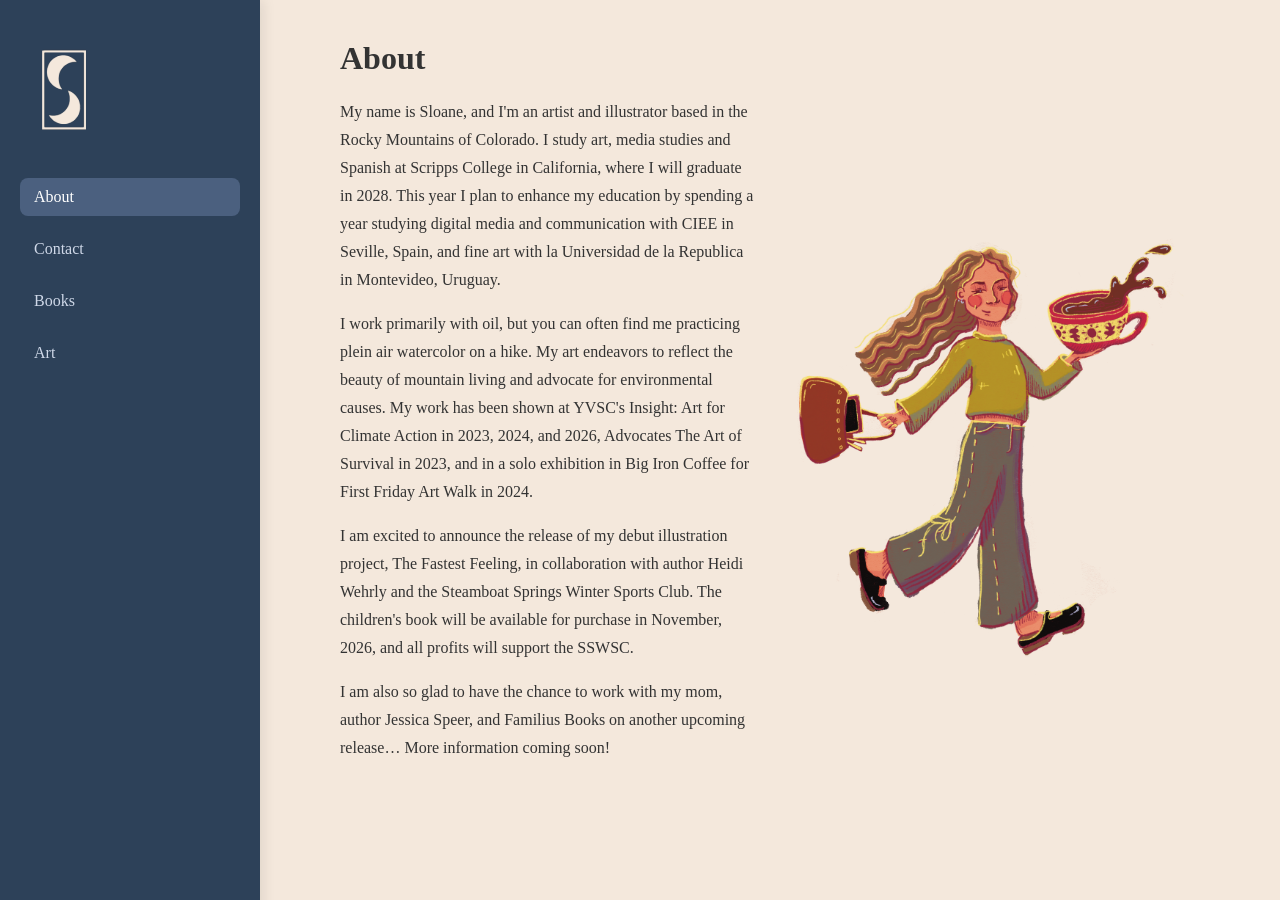
<file: about.html>
<!DOCTYPE html>
<html lang="en">
<head>
    <meta charset="UTF-8">
    <meta name="viewport" content="width=device-width, initial-scale=1.0">
    <title>ABOUT</title>
    <link rel="stylesheet" href="style.css">
</head>
<body>
    <div class="page-container">
        <aside class="sidebar">
            <a href="index.html" class="logo-link">
                <img src="Assets/Untitled design.svg" alt="Logo" class="logo-img">
            </a>
            <nav>
                <a href="about.html" class="active">About</a>
                <a href="contact.html">Contact</a>
                <a href="books.html">Books</a>
                <a href="art.html">Art</a>
            </nav>
        </aside>
        <main class="content">
            <h1>About</h1>
            <img src="Assets/mecartoon.png" alt="Cartoon illustration" class="about-image">
            <p>
My name is Sloane, and I'm an artist and illustrator based in the Rocky Mountains of Colorado. I study art, media studies and Spanish at Scripps College in California, where I will graduate in 2028. This year I plan to enhance my education by spending a year studying digital media and communication with CIEE in Seville, Spain, and fine art with la Universidad de la Republica in Montevideo, Uruguay. 
</p>
 <p>
I work primarily with oil, but you can often find me practicing plein air watercolor on a hike. My art endeavors to reflect the beauty of mountain living and advocate for environmental causes. My work has been shown at YVSC's Insight: Art for Climate Action in 2023, 2024, and 2026, Advocates The Art of Survival in 2023, and in a solo exhibition in Big Iron Coffee for First Friday Art Walk in 2024. 
</p>
 <p>
 I am excited to announce the release of my debut illustration project, The Fastest Feeling, in collaboration with author Heidi Wehrly and the Steamboat Springs Winter Sports Club. The children's book will be available for purchase in November, 2026, and all profits will support the SSWSC. 
</p>
 <p>
I am also so glad to have the chance to work with my mom, author Jessica Speer, and Familius Books on another upcoming release… More information coming soon! 
</p>
        </main>
    </div>
</body>
</html>
</file>
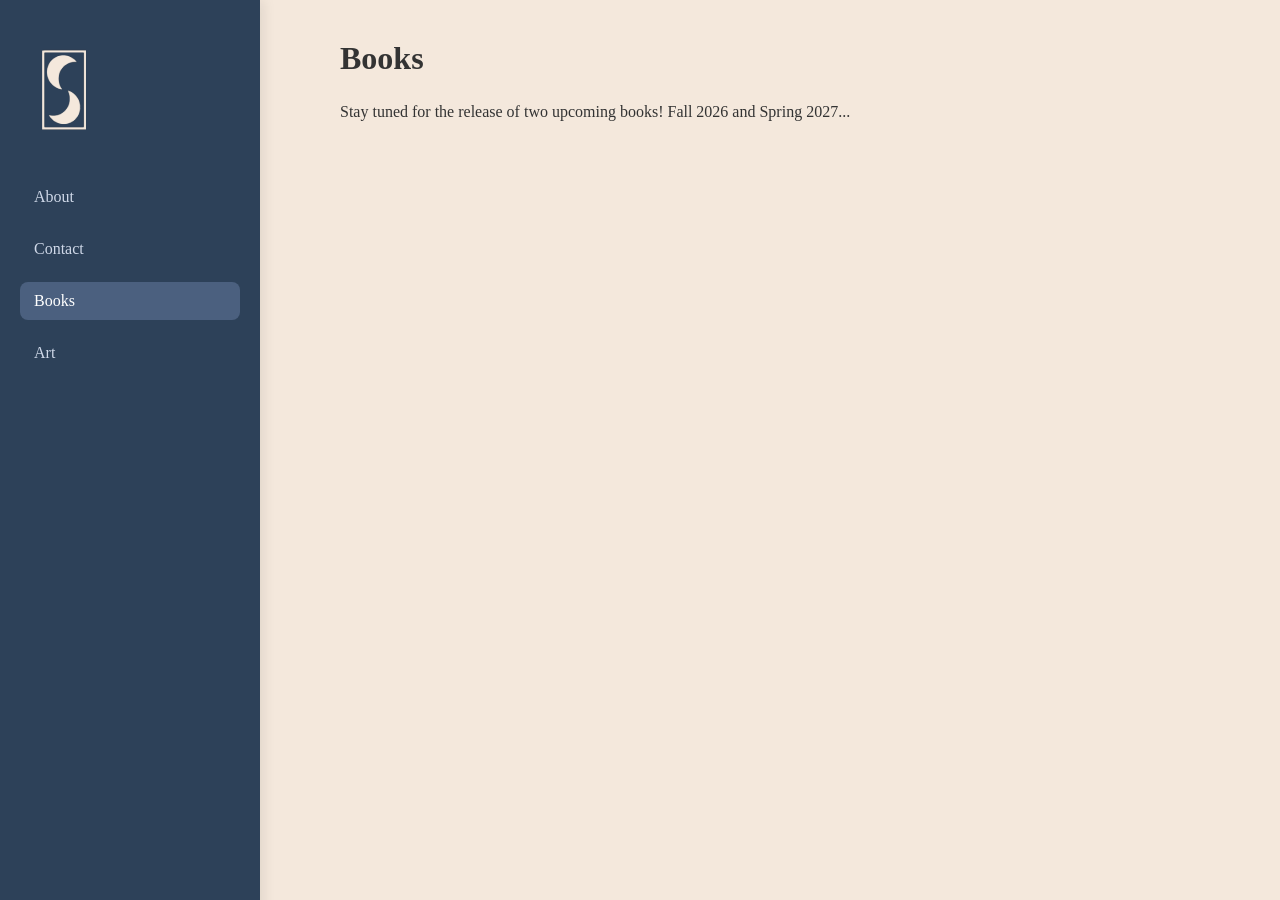
<file: books.html>
<!DOCTYPE html>
<html lang="en">
<head>
    <meta charset="UTF-8">
    <meta name="viewport" content="width=device-width, initial-scale=1.0">
    <title>BOOKS</title>
    <link rel="stylesheet" href="style.css">
</head>
<body>
    <div class="page-container">
        <aside class="sidebar">
            <a href="index.html" class="logo-link">
                <img src="Assets/Untitled design.svg" alt="Logo" class="logo-img">
            </a>
            <nav>
                <a href="about.html">About</a>
                <a href="contact.html">Contact</a>
                <a href="books.html" class="active">Books</a>
                <a href="art.html">Art</a>
            </nav>
        </aside>
        <main class="content">
            <h1>Books</h1>
            <p>Stay tuned for the release of two upcoming books! Fall 2026 and Spring 2027...</p>
        </main>
    </div>
</body>
</html>
</file>
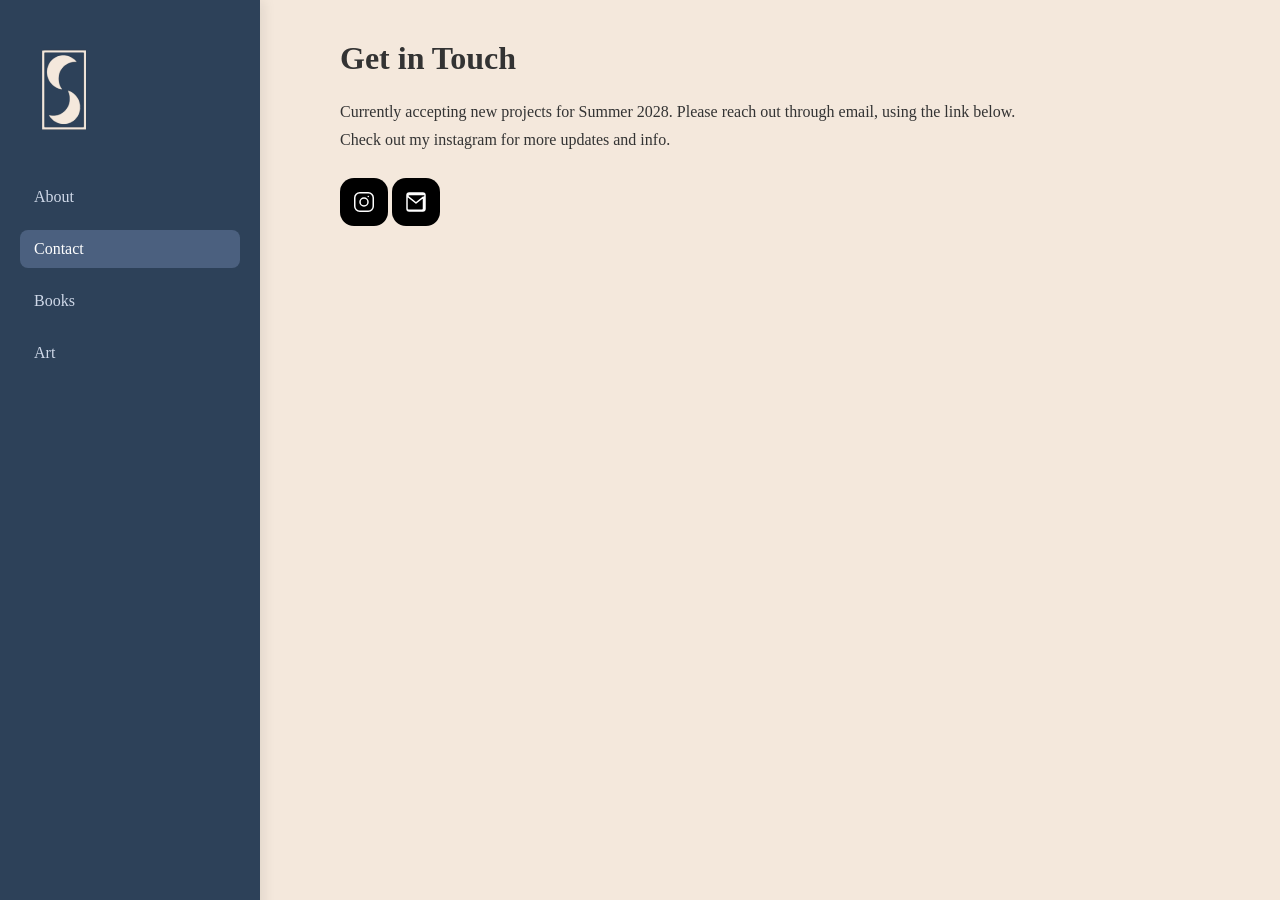
<file: contact.html>
<!DOCTYPE html>
<html lang="en">
<head>
    <meta charset="UTF-8">
    <meta name="viewport" content="width=device-width, initial-scale=1.0">
    <title>CONTACT</title>
    <link rel="stylesheet" href="style.css">
</head>
<body>
    <div class="page-container">
        <aside class="sidebar">
            <a href="index.html" class="logo-link">
                <img src="Assets/Untitled design.svg" alt="Logo" class="logo-img">
            </a>
            <nav>
                <a href="about.html">About</a>
                <a href="contact.html" class="active">Contact</a>
                <a href="books.html">Books</a>
                <a href="art.html">Art</a>
            </nav>
        </aside>
        <main class="content">
            <h1>Get in Touch</h1>
            <p>Currently accepting new projects for Summer 2028. Please reach out through email, using the link below. Check out my instagram for more updates and info.</p>
            <div class="social-links">
                <a href="https://instagram.com/sloane_speer_art" class="social-link instagram" target="_blank" rel="noopener noreferrer" aria-label="Visit Instagram profile">
                    <svg viewBox="0 0 24 24" aria-hidden="true" focusable="false">
                        <path d="M7.75 2h8.5A5.75 5.75 0 0 1 22 7.75v8.5A5.75 5.75 0 0 1 16.25 22h-8.5A5.75 5.75 0 0 1 2 16.25v-8.5A5.75 5.75 0 0 1 7.75 2Zm0 1.5A4.25 4.25 0 0 0 3.5 7.75v8.5A4.25 4.25 0 0 0 7.75 20.5h8.5A4.25 4.25 0 0 0 20.5 16.25v-8.5A4.25 4.25 0 0 0 16.25 3.5h-8.5Zm8.5 2.25a.75.75 0 1 1 0 1.5.75.75 0 0 1 0-1.5ZM12 7.25a4.75 4.75 0 1 1 0 9.5 4.75 4.75 0 0 1 0-9.5Zm0 1.5a3.25 3.25 0 1 0 0 6.5 3.25 3.25 0 0 0 0-6.5Z"/>
                    </svg>
                </a>
                <a href="mailto:sloanespeer@gmail.com" class="social-link" aria-label="Send email to Sloane">
                    <svg viewBox="0 0 24 24" aria-hidden="true" focusable="false">
                        <path d="M2.25 5.25A3 3 0 0 1 5.25 2.25h13.5a3 3 0 0 1 3 3v13.5a3 3 0 0 1-3 3H5.25a3 3 0 0 1-3-3V5.25Zm1.5.75v12.75c0 .414.336.75.75.75h13.5a.75.75 0 0 0 .75-.75V6A.75.75 0 0 0 20.25 5.25H5.25a.75.75 0 0 0-.75.75Zm1.98.97 6.27 4.95 6.27-4.95a.75.75 0 1 1 .9 1.2l-6.75 5.33a.75.75 0 0 1-.9 0L3.63 7.22a.75.75 0 0 1 .9-1.2Z"/>
                    </svg>
                </a>
            </div>
        </main>
    </div>
</body>
</html>
</file>
<file: style.css>
body {
    margin: 0;
    font-family: Georgia, serif;
    background-color: #f4e8dc;
    color: #333;
    overflow-x: hidden;
}

.page-container {
    display: flex;
    min-height: 100vh;
}

.page-container {
    position: relative;
}

.sidebar {
    width: 220px;
    position: fixed;
    top: 0;
    left: 0;
    height: 100vh;
    background: #2d4159;
    color: #f4f4f4;
    padding: 30px 20px;
    box-shadow: 4px 0 12px rgba(0, 0, 0, 0.08);
    z-index: 10;
}

.logo-link {
    display: block;
    margin-bottom: 24px;
    margin-left: -20px;
    text-decoration: none;
}

.logo-img {
    width: 100px;
    height: 100px;
    object-fit: contain;
    border-radius: 12px;
    transition: filter 0.2s ease;
}

.logo-link:hover .logo-img {
    filter: brightness(0) invert(1);
}

.logo-placeholder {
    width: 60px;
    height: 60px;
    background: #f4e8dc;
    color: #2d4159;
    border-radius: 12px;
    display: flex;
    align-items: center;
    justify-content: center;
    font-size: 1.8rem;
    font-weight: 700;
    letter-spacing: -0.02em;
}

.sidebar h2 {
    margin: 0 0 24px;
    font-size: 1.3rem;
    letter-spacing: 0.04em;
}

.sidebar h2 a {
    color: inherit;
    text-decoration: none;
}

.sidebar h2 a:hover {
    color: #ffffff;
}

.sidebar nav {
    display: flex;
    flex-direction: column;
    gap: 14px;
}

.sidebar a {
    color: #cfd8e8;
    text-decoration: none;
    padding: 10px 14px;
    border-radius: 8px;
    transition: background 0.2s ease, color 0.2s ease;
}

.sidebar a:hover,
.sidebar a.active {
    background: #4b607f;
    color: #fff;
}

.logo-link:hover {
    background: transparent !important;
    border-radius: 0 !important;
}

.header-logo {
    position: relative;
    display: block;
    width: 100vw;
    max-width: none;
    height: auto;
    max-height: none;
    object-fit: contain;
    margin: -40px 0 40px -280px;
}

.content {
    flex: 1;
    padding: 40px 60px;
    margin-left: 280px;
    max-width: calc(100% - 280px);
}

.content h1 {
    margin-top: 0;
    font-size: 2rem;
}

.about-image {
    float: right;
    width: 50%;
    max-width: 480px;
    margin: 0 0 24px 24px;
    display: block;
}

.content p {
    line-height: 1.75;
    max-width: 720px;
}

@media (max-width: 900px) {
    .about-image {
        float: none;
        width: 100%;
        margin: 0 0 24px 0;
    }
}

.collage {
    margin-top: -80px;
}

.collage h2 {
    font-size: 2rem;
    margin-bottom: 22px;
    font-family: 'CocogooseBlock', Georgia, serif;
    letter-spacing: 0.02em;
}

.collage-grid {
    display: grid;
    grid-template-columns: repeat(4, minmax(0, 1fr));
    grid-auto-rows: 375px;
    gap: 28px;
}

.collage-item {
    border-radius: 18px;
    overflow: hidden;
    background: #f4e8dc;
}

.collage-item img {
    width: 100%;
    height: 100%;
    object-fit: contain;
    display: block;
}

.rotate-270 {
    transform: rotate(270deg);
    transform-origin: center;
}

.collage-item.span-2x2 {
    grid-column: span 2;
    grid-row: span 2;
}

.collage-item.span-2x1 {
    grid-column: span 2;
}

.collage-item.span-1x2 {
    grid-row: span 2;
}

@media (max-width: 1200px) {
    .collage-grid {
        grid-template-columns: repeat(3, minmax(0, 1fr));
    }
}

@media (max-width: 768px) {
    .collage-grid {
        grid-template-columns: repeat(2, minmax(0, 1fr));
        grid-auto-rows: 240px;
    }
}

.art-grid {
    display: flex;
    flex-direction: column;
    align-items: center;
    gap: 20px;
    margin-top: 15px;
}

.art-card {
    background: transparent;
    border-radius: 0;
    overflow: visible;
    box-shadow: none;
    border: none;
    display: flex;
    flex-direction: column;
    align-items: center;
    width: 100%;
    max-width: 920px;
}

.art-image {
    display: block;
    width: 100%;
}

.art-image img {
    display: block;
    height: auto;
    width: 100%;
    max-width: 100%;
}

.art-meta {
    padding: 16px 0;
    align-self: flex-start;
    text-align: left;
}

.sold-badge {
    display: inline-block;
    margin: 8px 0 12px;
    padding: 6px 14px;
    background: #7a1219;
    color: #f4e8dc;
    border-radius: 999px;
    font-size: 0.95rem;
    letter-spacing: 0.02em;
    font-weight: 600;
}

.available-badge {
    display: inline-block;
    margin: 8px 0 12px;
    padding: 6px 14px;
    background: #333;
    color: #f4e8dc !important;
    border-radius: 999px;
    font-size: 0.95rem;
    letter-spacing: 0.02em;
    font-weight: 600;
}

.art-meta h2 {
    margin: 0 0 12px;
    font-size: 1.1rem;
}

.art-meta p:not(.sold-badge) {
    margin: 6px 0;
    color: #555;
    font-size: 0.95rem;
}

.social-links {
    margin-top: 24px;
}

.social-link {
    display: inline-flex;
    align-items: center;
    justify-content: center;
    width: 48px;
    height: 48px;
    background: #000;
    border-radius: 14px;
    text-decoration: none;
    transition: transform 0.2s ease, box-shadow 0.2s ease, background 0.2s ease;
}

.social-link:hover {
    transform: translateY(-2px);
    box-shadow: 0 8px 20px rgba(0, 0, 0, 0.25);
}

.social-link svg {
    width: 24px;
    height: 24px;
    fill: #fff;
}

@media (max-width: 768px) {
    .page-container {
        flex-direction: column;
    }

    .sidebar {
        position: relative;
        width: 100%;
        height: auto;
        box-shadow: none;
        padding: 20px 0;
    }

    .content {
        margin-left: 0;
        max-width: 100%;
        padding: 40px 48px;
    }

    .header-logo {
        position: relative;
        top: auto;
        left: auto;
        right: auto;
        height: auto;
        width: calc(100vw - 96px);
        max-width: 100%;
        margin: 0 -48px 40px -48px;
        max-height: none;
        object-fit: contain;
    }
}
</file>
